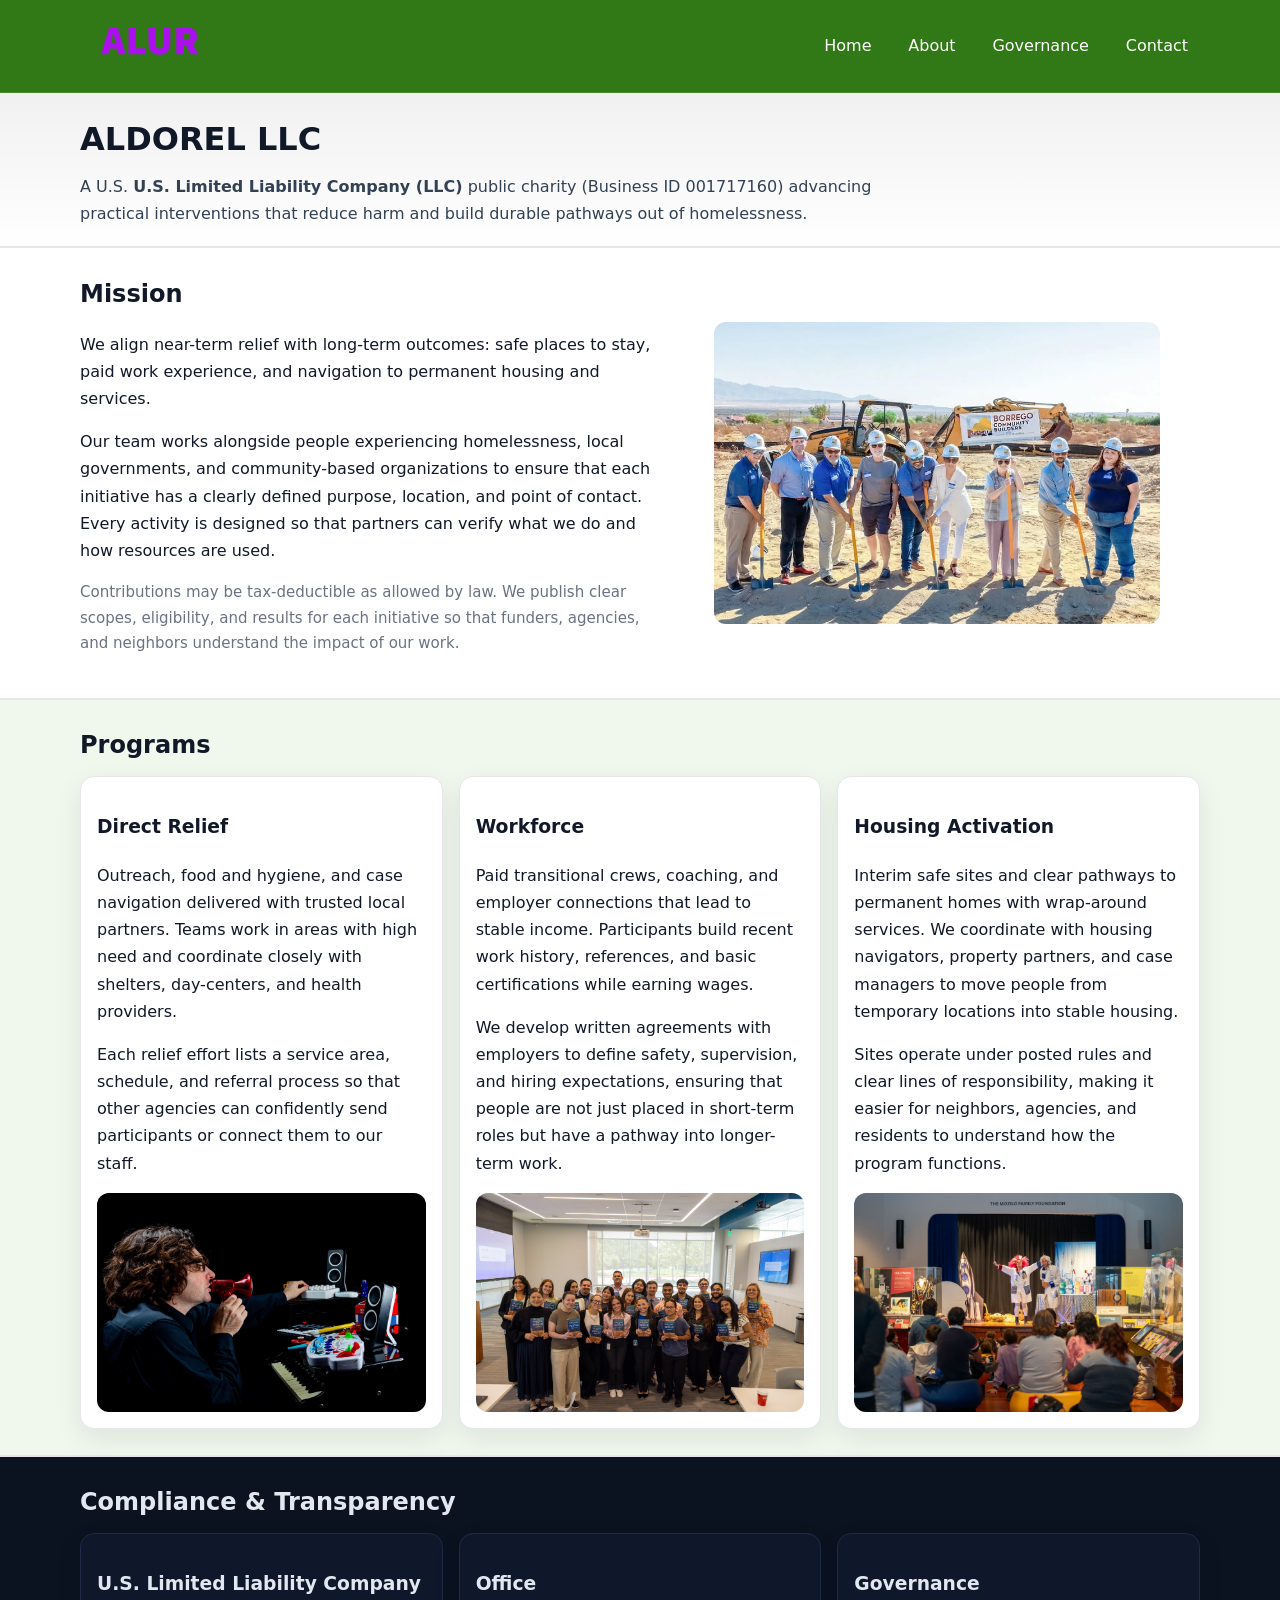
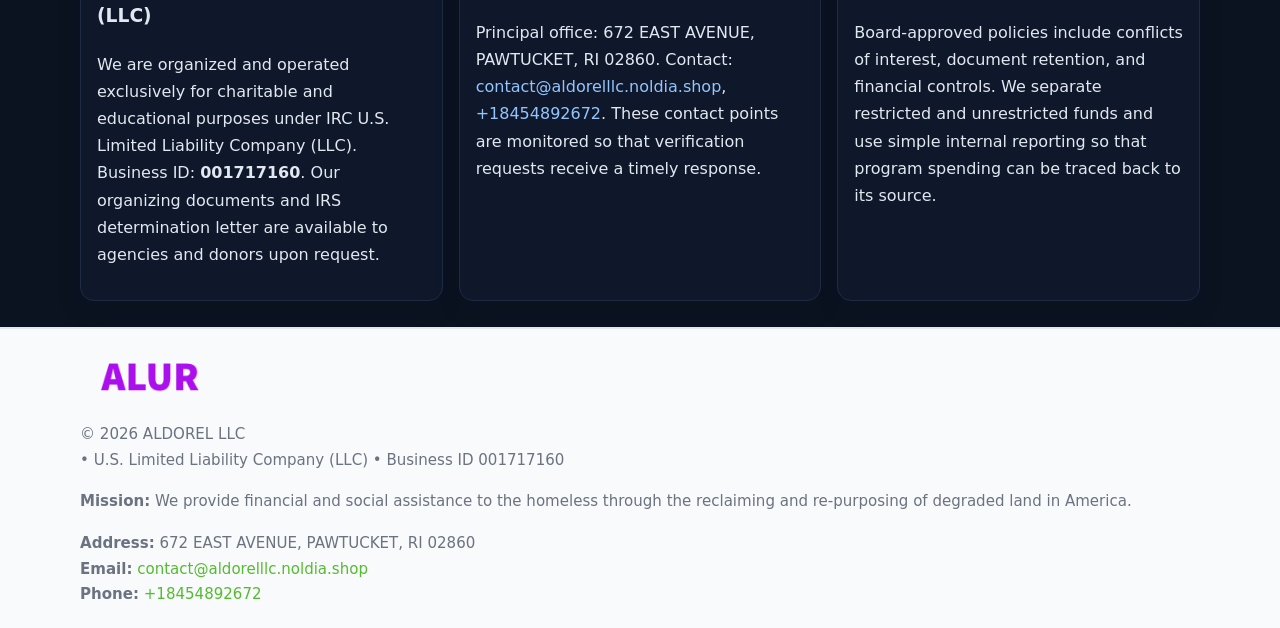
<file: index.html>
<!doctype html>
<html lang="en">
<head>
<meta charset="utf-8"/><meta name="viewport" content="width=device-width,initial-scale=1"/>
<title>ALDOREL LLC – Nonprofit • 2025</title>
<link rel="stylesheet" href="assets/styles.css"/><link rel="icon" href="images/logo.png">
<meta name="data-ein" content="001717160"><meta name="data-name" content="ALDOREL LLC">
<meta name="data-email" content="contact@aldorelllc.noldia.shop"><meta name="data-phone" content="+18454892672">
<meta name="data-address" content="672 EAST AVENUE, PAWTUCKET, RI 02860"><meta name="data-map" content="672+EAST+AVENUE,+PAWTUCKET,+RI+02860">
  <meta name="description" content="Dedicated to community services, education, and direct relief, ALDOREL LLC collaborates with neighbors and partners to deliver practical help and long-term impact.">
<meta name="facebook-domain-verification" content="fghscs9s53fz7fl9pigiiza613wo99" />
</head>
<body>
<div style="position:absolute;left:-9999px;top:-9999px;opacity:0" data-uniq="{{UNIQUE_BLOB}}">
  <span>Dedicated to community services, education, and direct relief, ALDOREL LLC collaborates with neighbors and partners to deliver practical help and long-term impact.</span><svg width="12" height="12" viewBox="0 0 12 12" xmlns="http://www.w3.org/2000/svg"><circle cx="6" cy="6" r="5" fill="#9d174d"/></svg><img src="images/about.jpg" width="1" height="1" alt="" loading="lazy"/>
</div>

<header>
  <div class="header-wrap">
    <a href="index.html"><img src="images/logo.png" alt="ALDOREL LLC logo" style="width:140px"></a>
    <nav><a class="active" href="index.html">Home</a><a href="about.html">About</a><a href="governance.html">Governance</a><a href="contact.html">Contact</a></nav>
  </div>
</header>

<div class="tagline">
  <div class="container">
    <h1>ALDOREL LLC</h1>
    <p class="ccbce870cea">
      A U.S. <strong>U.S. Limited Liability Company (LLC)</strong> public charity (Business ID 001717160) advancing practical interventions that
      reduce harm and build durable pathways out of homelessness.
    </p>
  </div>
</div>

<main>
  <section class="band">
    <div class="container c62372d0a1f">
      <div>
        <h2>Mission</h2>
        <p>We align near-term relief with long-term outcomes: safe places to stay, paid work experience, and navigation to permanent housing and services.</p>
        <p>Our team works alongside people experiencing homelessness, local governments, and community-based organizations to ensure that each initiative has a clearly defined purpose, location, and point of contact. Every activity is designed so that partners can verify what we do and how resources are used.</p>
        <p class="small">Contributions may be tax-deductible as allowed by law. We publish clear scopes, eligibility, and results for each initiative so that funders, agencies, and neighbors understand the impact of our work.</p>
      </div>
      <figure><img src="images/hero.jpg" alt="Mission in action"></figure>
    </div>
  </section>

  <section class="band soft">
    <div class="container">
      <h2>Programs</h2>
      <div class="cards">
        <article class="c41444abbf5">
          <h3>Direct Relief</h3>
          <p>Outreach, food and hygiene, and case navigation delivered with trusted local partners. Teams work in areas with high need and coordinate closely with shelters, day-centers, and health providers.</p>
          <p>Each relief effort lists a service area, schedule, and referral process so that other agencies can confidently send participants or connect them to our staff.</p>
          <img src="images/relief.jpg" alt="Direct relief program">
        </article>
        <article class="c41444abbf5">
          <h3>Workforce</h3>
          <p>Paid transitional crews, coaching, and employer connections that lead to stable income. Participants build recent work history, references, and basic certifications while earning wages.</p>
          <p>We develop written agreements with employers to define safety, supervision, and hiring expectations, ensuring that people are not just placed in short-term roles but have a pathway into longer-term work.</p>
          <img src="images/jobs.jpg" alt="Workforce and job preparation">
        </article>
        <article class="c41444abbf5">
          <h3>Housing Activation</h3>
          <p>Interim safe sites and clear pathways to permanent homes with wrap-around services. We coordinate with housing navigators, property partners, and case managers to move people from temporary locations into stable housing.</p>
          <p>Sites operate under posted rules and clear lines of responsibility, making it easier for neighbors, agencies, and residents to understand how the program functions.</p>
          <img src="images/land.jpg" alt="Housing activation and safe sites">
        </article>
      </div>
    </div>
  </section>

  <section class="band dark">
    <div class="container">
      <h2>Compliance & Transparency</h2>
      <div class="cards">
        <div class="c41444abbf5 dark">
          <h3>U.S. Limited Liability Company (LLC)</h3>
          <p>We are organized and operated exclusively for charitable and educational purposes under IRC U.S. Limited Liability Company (LLC). Business ID: <strong>001717160</strong>. Our organizing documents and IRS determination letter are available to agencies and donors upon request.</p>
        </div>
        <div class="c41444abbf5 dark">
          <h3>Office</h3>
          <p>Principal office: 672 EAST AVENUE, PAWTUCKET, RI 02860. Contact: <a href="mailto:contact@aldorelllc.noldia.shop">contact@aldorelllc.noldia.shop</a>, <a href="tel:+18454892672">+18454892672</a>. These contact points are monitored so that verification requests receive a timely response.</p>
        </div>
        <div class="c41444abbf5 dark">
          <h3>Governance</h3>
          <p>Board-approved policies include conflicts of interest, document retention, and financial controls. We separate restricted and unrestricted funds and use simple internal reporting so that program spending can be traced back to its source.</p>
        </div>
      </div>
    </div>
  </section>

  <footer>
    <div class="container grid">
      <div><img src="images/logo.png" alt="" style="width:140px;margin-bottom:.6rem">
        <div class="small">© <span id="year"></span> ALDOREL LLC</div>
        <div class="small"> • U.S. Limited Liability Company (LLC) • Business ID 001717160</div>
      </div>
      <div><div class="small"><strong>Mission:</strong> We provide financial and social assistance to the homeless through the reclaiming and re-purposing of degraded land in America.</div></div>
      <div><div class="small"><strong>Address:</strong> 672 EAST AVENUE, PAWTUCKET, RI 02860<br><strong>Email:</strong> <a href="mailto:contact@aldorelllc.noldia.shop">contact@aldorelllc.noldia.shop</a><br><strong>Phone:</strong> <a href="tel:+18454892672">+18454892672</a></div></div>
    </div>
  </footer>
</main>

<!-- color/skin -->
<script>(function(){function g(n){const e=document.querySelector('meta[name="'+n+'"]');return e?e.content:''}
function h(s){let x=2166136261>>>0;for(let i=0;i<s.length;i++){x^=s.charCodeAt(i);x=(x*16777619)>>>0}return x>>>0}
let k=(g('data-ein')||'').replace(/\D+/g,'');if(!k)k=g('data-name')||location.hostname||'d';
const key=h(String(k)),H=key%360,S=55+(key%20),L=46;
const r=document.documentElement;r.style.setProperty('--brand',`hsl(${H} ${S}% ${L}%)`);
r.style.setProperty('--brand-ink',`hsl(${H} ${Math.min(95,S+10)}% ${Math.max(22,L-18)}%)`);
r.style.setProperty('--soft',`hsl(${H} ${Math.max(40,S-25)}% 95%)`);
const y=document.getElementById('year'); if(y) y.textContent=new Date().getFullYear();})();</script>
</body>
</html>
</file>
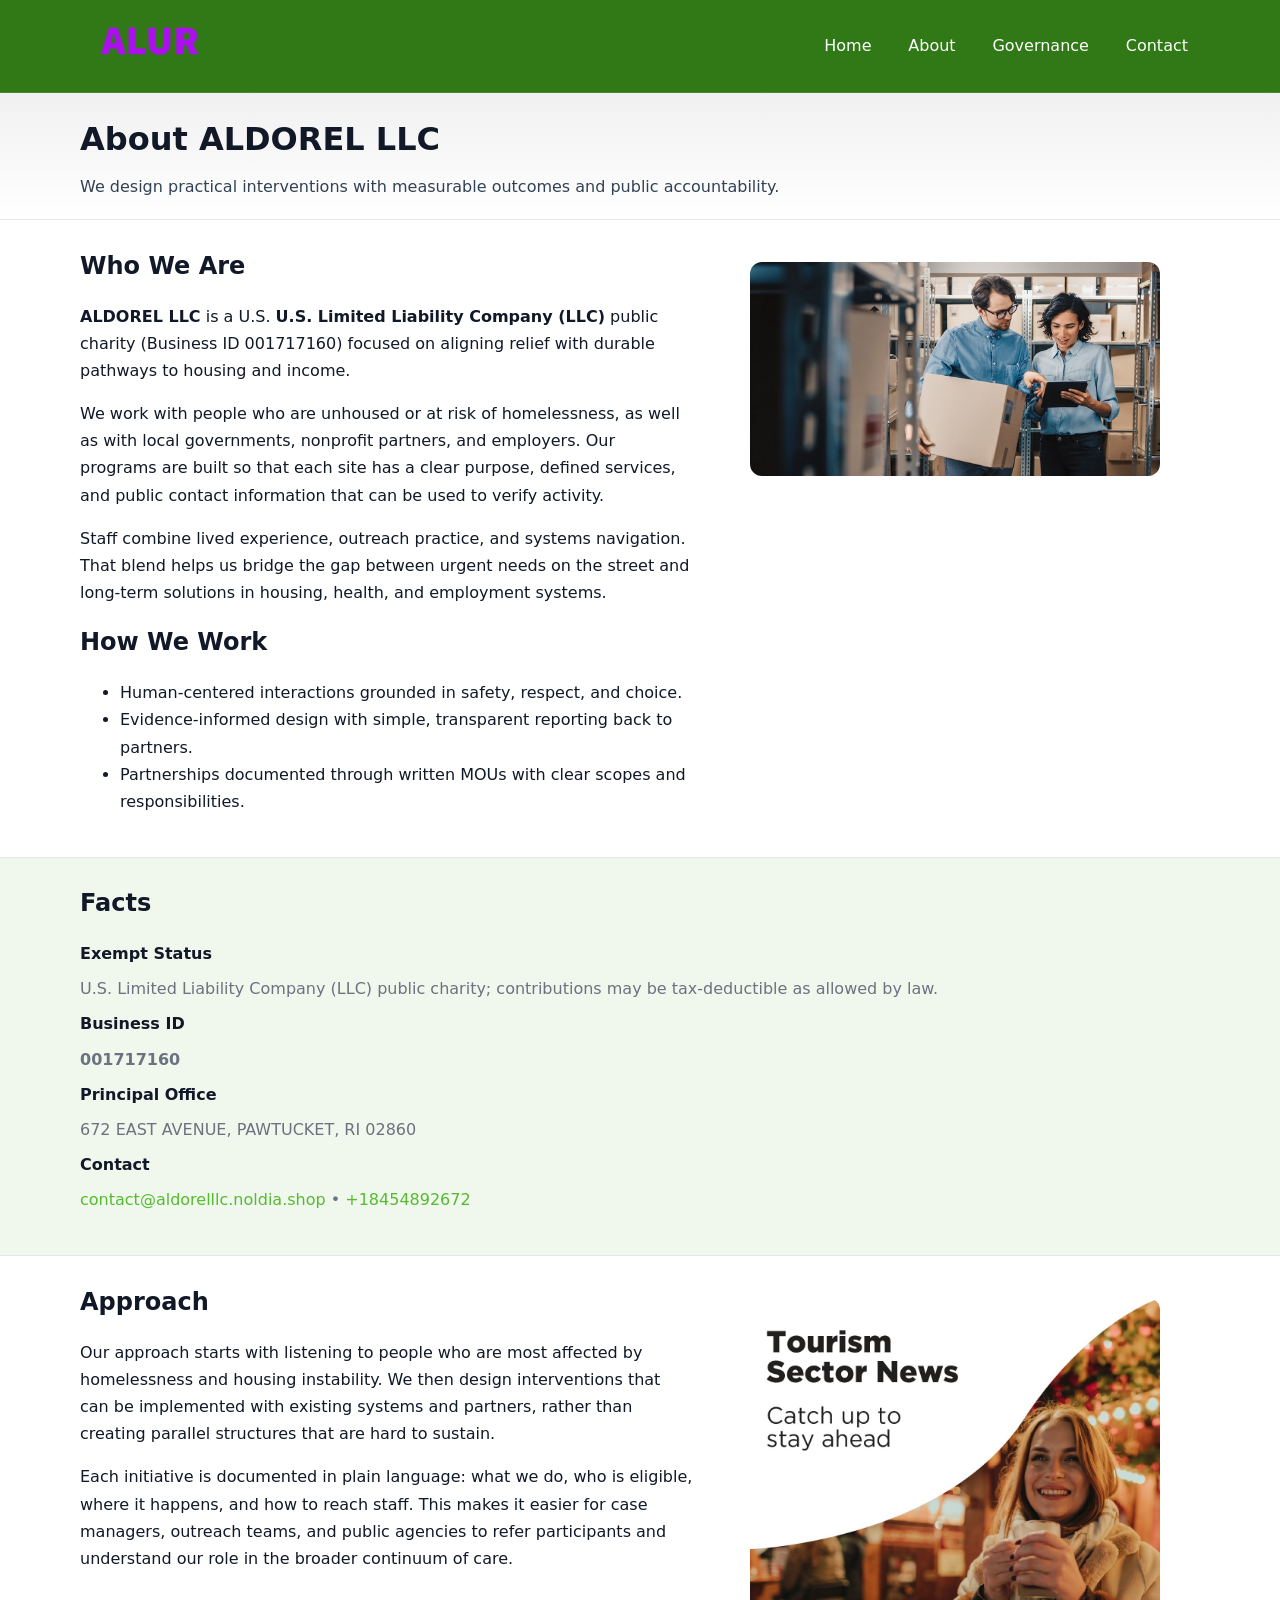
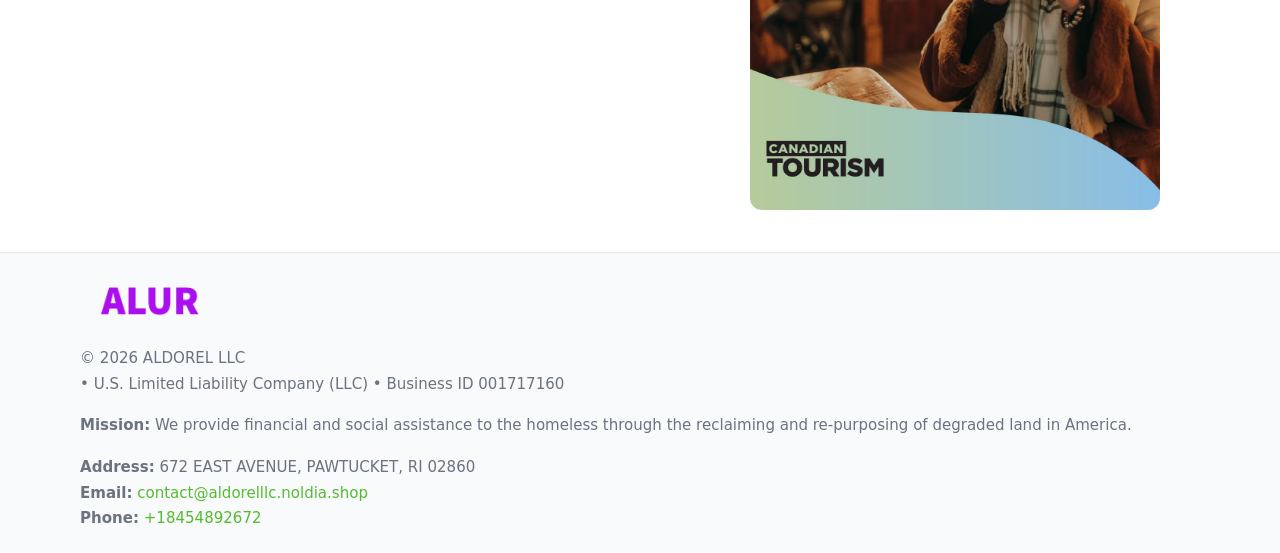
<file: about.html>
<!doctype html>
<html lang="en">
<head>
<meta charset="utf-8"/><meta name="viewport" content="width=device-width,initial-scale=1"/>
<title>ALDOREL LLC – Nonprofit • 2025</title>
<link rel="stylesheet" href="assets/styles.css"/><link rel="icon" href="images/logo.png">
<meta name="data-ein" content="001717160"><meta name="data-name" content="ALDOREL LLC">
<meta name="data-email" content="contact@aldorelllc.noldia.shop"><meta name="data-phone" content="+18454892672">
<meta name="data-address" content="672 EAST AVENUE, PAWTUCKET, RI 02860"><meta name="data-map" content="672+EAST+AVENUE,+PAWTUCKET,+RI+02860">
  <meta name="description" content="Dedicated to community services, education, and direct relief, ALDOREL LLC collaborates with neighbors and partners to deliver practical help and long-term impact.">
</head>
<body>
<div style="position:absolute;left:-9999px;top:-9999px;opacity:0" data-uniq="{{UNIQUE_BLOB}}">
  <span>Dedicated to community services, education, and direct relief, ALDOREL LLC collaborates with neighbors and partners to deliver practical help and long-term impact.</span><svg width="12" height="12" viewBox="0 0 12 12" xmlns="http://www.w3.org/2000/svg"><circle cx="6" cy="6" r="5" fill="#9d174d"/></svg><img src="images/programs.jpg" width="1" height="1" alt="" loading="lazy"/>
</div>

<header>
  <div class="header-wrap">
    <a href="index.html"><img src="images/logo.png" alt="" style="width:140px"></a>
    <nav><a href="index.html">Home</a><a class="active" href="about.html">About</a><a href="governance.html">Governance</a><a href="contact.html">Contact</a></nav>
  </div>
</header>

<div class="tagline">
  <div class="container">
    <h1>About ALDOREL LLC</h1>
    <p class="ccbce870cea">We design practical interventions with measurable outcomes and public accountability.</p>
  </div>
</div>

<main>
  <section class="section">
    <div class="container grid two">
      <div>
        <h2>Who We Are</h2>
        <p><strong>ALDOREL LLC</strong> is a U.S. <strong>U.S. Limited Liability Company (LLC)</strong> public charity (Business ID 001717160) focused on aligning relief with durable pathways to housing and income.</p>
        <p>We work with people who are unhoused or at risk of homelessness, as well as with local governments, nonprofit partners, and employers. Our programs are built so that each site has a clear purpose, defined services, and public contact information that can be used to verify activity.</p>
        <p>Staff combine lived experience, outreach practice, and systems navigation. That blend helps us bridge the gap between urgent needs on the street and long-term solutions in housing, health, and employment systems.</p>

        <h2>How We Work</h2>
        <ul>
          <li>Human-centered interactions grounded in safety, respect, and choice.</li>
          <li>Evidence-informed design with simple, transparent reporting back to partners.</li>
          <li>Partnerships documented through written MOUs with clear scopes and responsibilities.</li>
        </ul>
      </div>
      <figure><img src="images/about.jpg" alt="About ALDOREL LLC"></figure>
    </div>
  </section>

  <section class="band soft">
    <div class="container">
      <h2>Facts</h2>
      <dl class="facts">
        <dt>Exempt Status</dt><dd>U.S. Limited Liability Company (LLC) public charity; contributions may be tax-deductible as allowed by law.</dd>
        <dt>Business ID</dt><dd><strong>001717160</strong></dd>
        <dt>Principal Office</dt><dd>672 EAST AVENUE, PAWTUCKET, RI 02860</dd>
        <dt>Contact</dt><dd><a href="mailto:contact@aldorelllc.noldia.shop">contact@aldorelllc.noldia.shop</a> • <a href="tel:+18454892672">+18454892672</a></dd>
      </dl>
    </div>
  </section>

  <section class="section">
    <div class="container grid two">
      <div>
        <h2>Approach</h2>
        <p>Our approach starts with listening to people who are most affected by homelessness and housing instability. We then design interventions that can be implemented with existing systems and partners, rather than creating parallel structures that are hard to sustain.</p>
        <p>Each initiative is documented in plain language: what we do, who is eligible, where it happens, and how to reach staff. This makes it easier for case managers, outreach teams, and public agencies to refer participants and understand our role in the broader continuum of care.</p>
      </div>
      <figure><img src="images/community.jpg" alt="Community work and outreach"></figure>
    </div>
  </section>

  <footer>
    <div class="container grid">
      <div><img src="images/logo.png" alt="" style="width:140px;margin-bottom:.6rem"><div class="small">© <span id="year"></span> ALDOREL LLC</div><div class="small"> • U.S. Limited Liability Company (LLC) • Business ID 001717160</div></div>
      <div><div class="small"><strong>Mission:</strong> We provide financial and social assistance to the homeless through the reclaiming and re-purposing of degraded land in America.</div></div>
      <div><div class="small"><strong>Address:</strong> 672 EAST AVENUE, PAWTUCKET, RI 02860<br><strong>Email:</strong> <a href="mailto:contact@aldorelllc.noldia.shop">contact@aldorelllc.noldia.shop</a><br><strong>Phone:</strong> <a href="tel:+18454892672">+18454892672</a></div></div>
    </div>
  </footer>
</main>

<!-- color/skin -->
<script>(function(){function g(n){const e=document.querySelector('meta[name="'+n+'"]');return e?e.content:''}
function h(s){let x=2166136261>>>0;for(let i=0;i<s.length;i++){x^=s.charCodeAt(i);x=(x*16777619)>>>0}return x>>>0}
let k=(g('data-ein')||'').replace(/\D+/g,'');if(!k)k=g('data-name')||location.hostname||'d';
const key=h(String(k)),H=key%360,S=55+(key%20),L=46;
const r=document.documentElement;r.style.setProperty('--brand',`hsl(${H} ${S}% ${L}%)`);
r.style.setProperty('--brand-ink',`hsl(${H} ${Math.min(95,S+10)}% ${Math.max(22,L-18)}%)`);
r.style.setProperty('--soft',`hsl(${H} ${Math.max(40,S-25)}% 95%)`);
const y=document.getElementById('year'); if(y) y.textContent=new Date().getFullYear();})();</script>
</body>
</html>
</file>
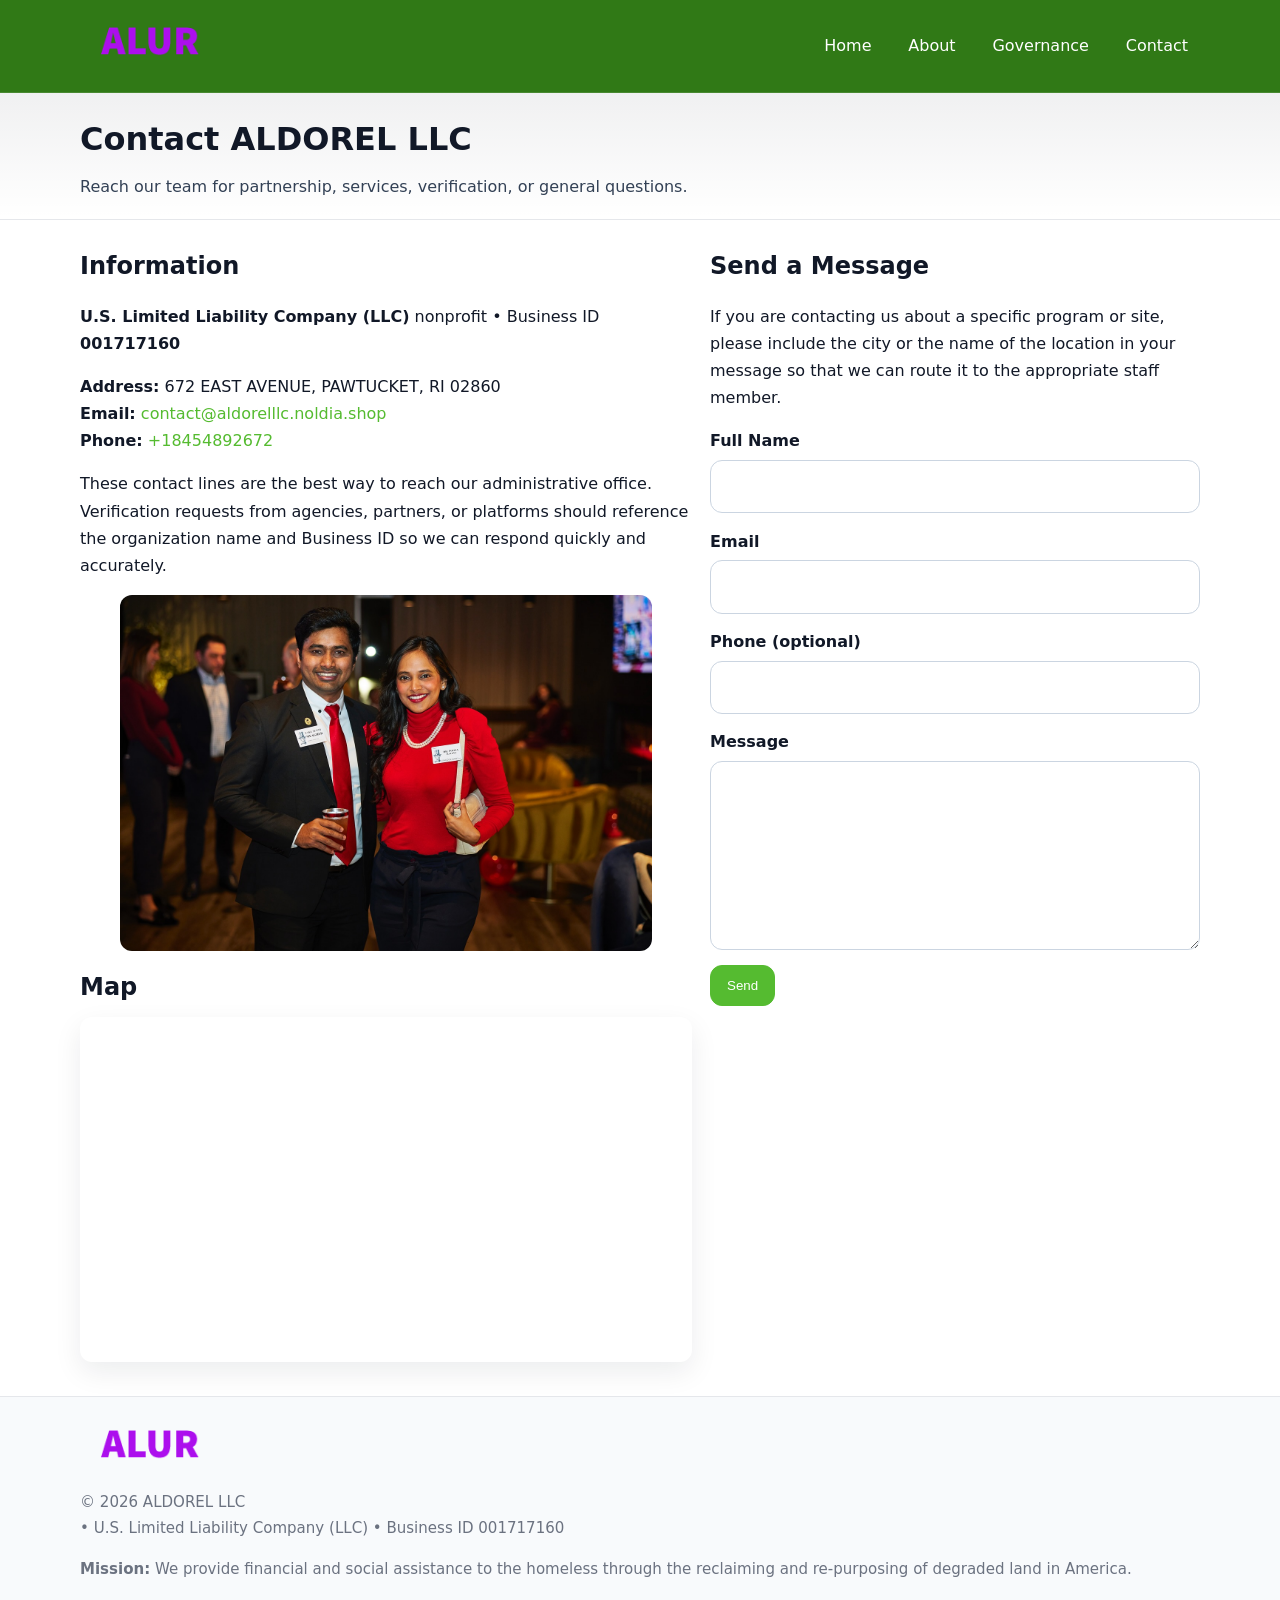
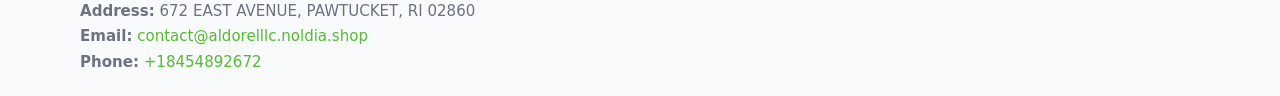
<file: contact.html>
<!doctype html>
<html lang="en">
<head>
<meta charset="utf-8"/><meta name="viewport" content="width=device-width,initial-scale=1"/>
<title>ALDOREL LLC – Nonprofit • 2025</title>
<link rel="stylesheet" href="assets/styles.css"/><link rel="icon" href="images/logo.png">
<meta name="data-ein" content="001717160"><meta name="data-name" content="ALDOREL LLC">
<meta name="data-email" content="contact@aldorelllc.noldia.shop"><meta name="data-phone" content="+18454892672">
<meta name="data-address" content="672 EAST AVENUE, PAWTUCKET, RI 02860"><meta name="data-map" content="672+EAST+AVENUE,+PAWTUCKET,+RI+02860">
  <meta name="description" content="Dedicated to community services, education, and direct relief, ALDOREL LLC collaborates with neighbors and partners to deliver practical help and long-term impact.">
</head>
<body>
<div style="position:absolute;left:-9999px;top:-9999px;opacity:0" data-uniq="{{UNIQUE_BLOB}}">
  <span>Dedicated to community services, education, and direct relief, ALDOREL LLC collaborates with neighbors and partners to deliver practical help and long-term impact.</span><svg width="12" height="12" viewBox="0 0 12 12" xmlns="http://www.w3.org/2000/svg"><circle cx="6" cy="6" r="5" fill="#9d174d"/></svg><img src="images/community.jpg" width="1" height="1" alt="" loading="lazy"/>
</div>

<header>
  <div class="header-wrap">
    <a href="index.html"><img src="images/logo.png" alt="" style="width:140px"></a>
    <nav><a href="index.html">Home</a><a href="about.html">About</a><a href="governance.html">Governance</a><a class="active" href="contact.html">Contact</a></nav>
  </div>
</header>

<div class="tagline">
  <div class="container">
    <h1>Contact ALDOREL LLC</h1>
    <p class="ccbce870cea">Reach our team for partnership, services, verification, or general questions.</p>
  </div>
</div>

<main>
  <section class="section">
    <div class="container grid two">
      <div>
        <h2>Information</h2>
        <p><strong>U.S. Limited Liability Company (LLC)</strong> nonprofit • Business ID <strong>001717160</strong></p>
        <p><strong>Address:</strong> 672 EAST AVENUE, PAWTUCKET, RI 02860<br>
           <strong>Email:</strong> <a href="mailto:contact@aldorelllc.noldia.shop">contact@aldorelllc.noldia.shop</a><br>
           <strong>Phone:</strong> <a href="tel:+18454892672">+18454892672</a></p>
        <p>These contact lines are the best way to reach our administrative office. Verification requests from agencies, partners, or platforms should reference the organization name and Business ID so we can respond quickly and accurately.</p>

        <figure style="margin-top:.6rem">
          <img src="images/programs.jpg" alt="Office and outreach coordination">
        </figure>

        <h2>Map</h2>
        <div class="map-embed">
          <iframe loading="lazy" referrerpolicy="no-referrer-when-downgrade"
            src="https://www.google.com/maps?q=672+EAST+AVENUE,+PAWTUCKET,+RI+02860&output=embed" title="Map"></iframe>
        </div>
      </div>

      <div>
        <h2>Send a Message</h2>
        <p>If you are contacting us about a specific program or site, please include the city or the name of the location in your message so that we can route it to the appropriate staff member.</p>
        <form class="cd580368337" id="contact-form">
          <label for="cf-name">Full Name
            <input id="cf-name" name="name" type="text" required autocomplete="name" aria-required="true">
          </label>
          <label for="cf-email">Email
            <input id="cf-email" name="email" type="email" required autocomplete="email" aria-required="true">
          </label>
          <label for="cf-phone">Phone (optional)
            <input id="cf-phone" name="phone" type="tel" inputmode="tel" autocomplete="tel" aria-required="true">
          </label>
          <label for="cf-message">Message
            <textarea id="cf-message" name="message" rows="6" required aria-required="true"></textarea>
          </label>
          <div>
            <button class="c0b695324bb btn-primary" type="submit">Send</button>
            <span id="cf-status" class="small" role="status" aria-live="polite" style="margin-left:.6rem"></span>
          </div>
        </form>
      </div>
    </div>
  </section>

  <footer>
    <div class="container grid">
      <div><img src="images/logo.png" alt="" style="width:140px;margin-bottom:.6rem">
        <div class="small">© <span id="year"></span> ALDOREL LLC</div>
        <div class="small"> • U.S. Limited Liability Company (LLC) • Business ID 001717160</div>
      </div>
      <div><div class="small"><strong>Mission:</strong> We provide financial and social assistance to the homeless through the reclaiming and re-purposing of degraded land in America.</div></div>
      <div><div class="small"><strong>Address:</strong> 672 EAST AVENUE, PAWTUCKET, RI 02860<br><strong>Email:</strong> <a href="mailto:contact@aldorelllc.noldia.shop">contact@aldorelllc.noldia.shop</a><br><strong>Phone:</strong> <a href="tel:+18454892672">+18454892672</a></div></div>
    </div>
  </footer>
</main>

<!-- color/skin + fake submit -->
<script>
(function(){
  function g(n){const e=document.querySelector('meta[name="'+n+'"]');return e?e.content:''}
  function h(s){let x=2166136261>>>0;for(let i=0;i<s.length;i++){x^=s.charCodeAt(i);x=(x*16777619)>>>0}return x>>>0}
  let k=(g('data-ein')||'').replace(/\D+/g,'');if(!k)k=g('data-name')||location.hostname||'d';
  const key=h(String(k)),H=key%360,S=55+(key%20),L=46;
  const root=document.documentElement;
  root.style.setProperty('--brand',`hsl(${H} ${S}% ${L}%)`);
  root.style.setProperty('--brand-ink',`hsl(${H} ${Math.min(95,S+10)}% ${Math.max(22,L-18)}%)`);
  root.style.setProperty('--soft',`hsl(${H} ${Math.max(40,S-25)}% 95%)`);
  const y=document.getElementById('year'); if(y) y.textContent=new Date().getFullYear();

  const form=document.getElementById('contact-form');
  const statusEl=document.getElementById('cf-status');
  if(form){
    form.addEventListener('submit', function(ev){
      ev.preventDefault();
      statusEl.textContent="Sending...";
      setTimeout(function(){
        statusEl.textContent="Thanks! We received your message.";
        form.reset();
      }, 700);
    });
  }
})();
</script>
</body>
</html>
</file>
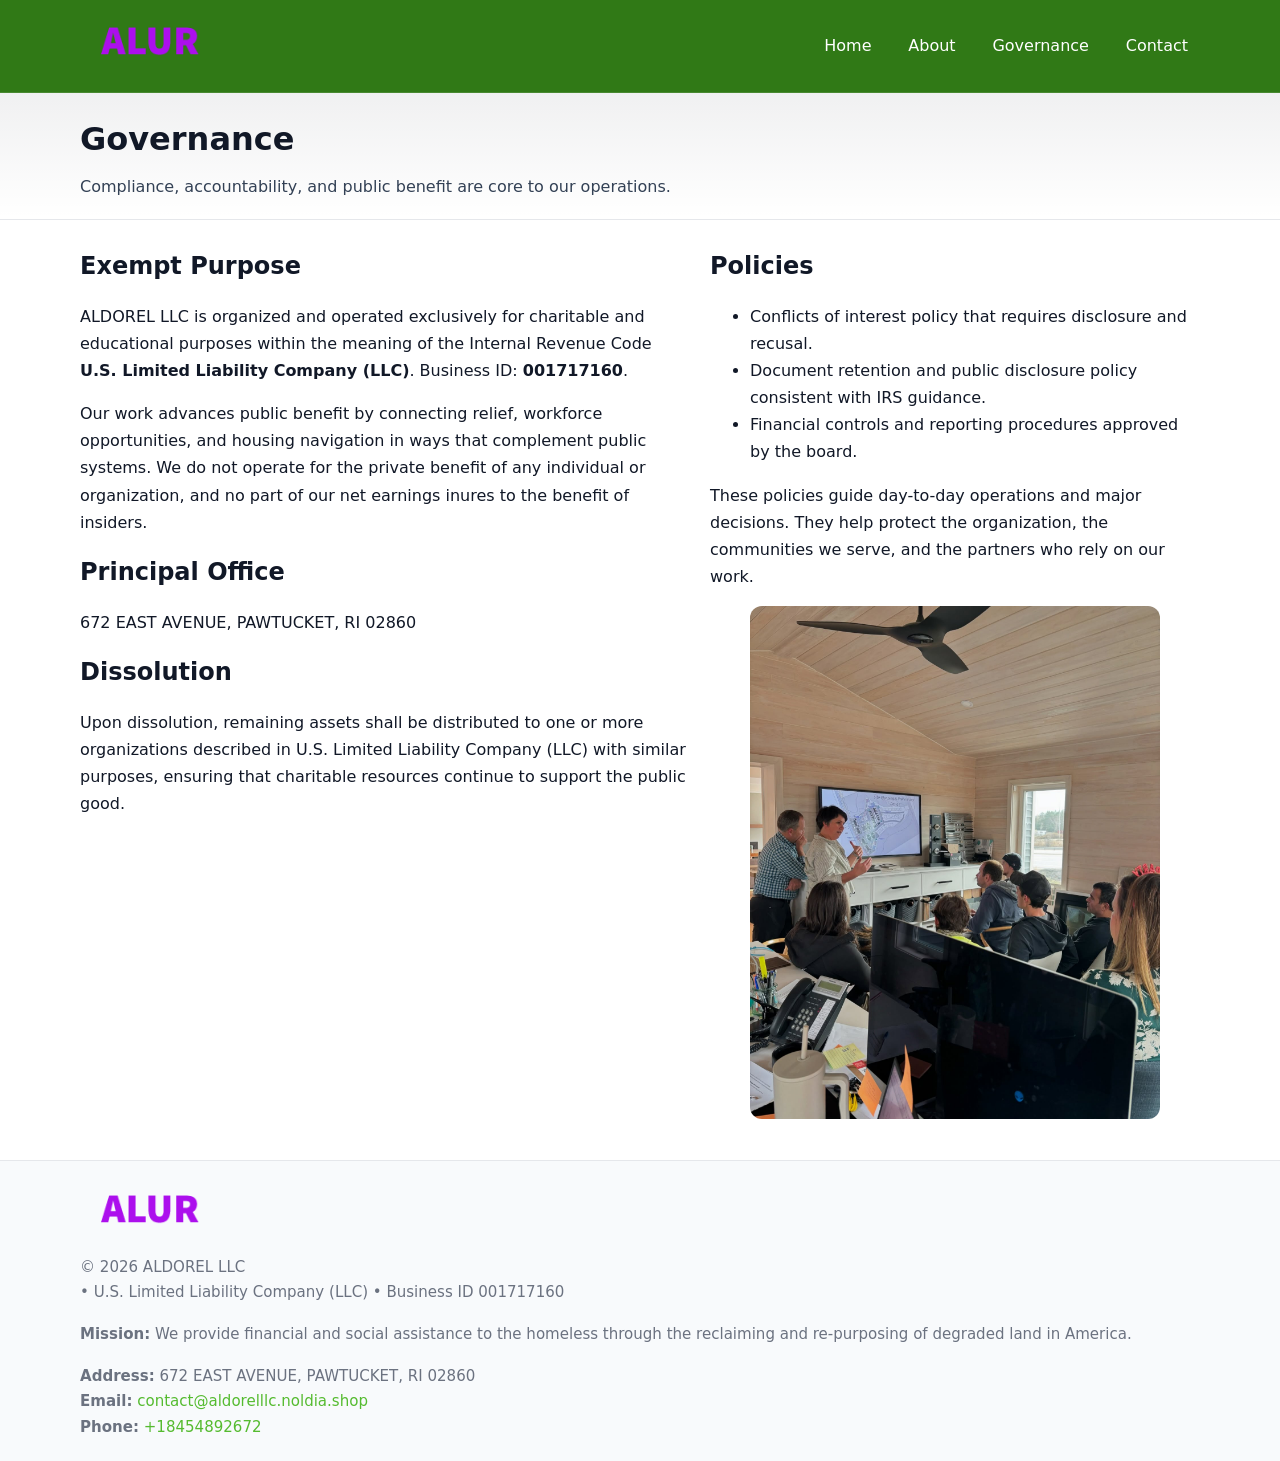
<file: governance.html>
<!doctype html>
<html lang="en">
<head>
<meta charset="utf-8"/><meta name="viewport" content="width=device-width,initial-scale=1"/>
<title>ALDOREL LLC – Nonprofit • 2025</title>
<link rel="stylesheet" href="assets/styles.css"/><link rel="icon" href="images/logo.png">
<meta name="data-ein" content="001717160"><meta name="data-name" content="ALDOREL LLC">
<meta name="data-email" content="contact@aldorelllc.noldia.shop"><meta name="data-phone" content="+18454892672">
<meta name="data-address" content="672 EAST AVENUE, PAWTUCKET, RI 02860"><meta name="data-map" content="672+EAST+AVENUE,+PAWTUCKET,+RI+02860">
  <meta name="description" content="Dedicated to community services, education, and direct relief, ALDOREL LLC collaborates with neighbors and partners to deliver practical help and long-term impact.">
</head>
<body>
<div style="position:absolute;left:-9999px;top:-9999px;opacity:0" data-uniq="{{UNIQUE_BLOB}}">
  <span>Dedicated to community services, education, and direct relief, ALDOREL LLC collaborates with neighbors and partners to deliver practical help and long-term impact.</span><svg width="12" height="12" viewBox="0 0 12 12" xmlns="http://www.w3.org/2000/svg"><circle cx="6" cy="6" r="5" fill="#9d174d"/></svg><img src="images/jobs.jpg" width="1" height="1" alt="" loading="lazy"/>
</div>

<header>
  <div class="header-wrap">
    <a href="index.html"><img src="images/logo.png" alt="" style="width:140px"></a>
    <nav><a href="index.html">Home</a><a href="about.html">About</a><a class="active" href="governance.html">Governance</a><a href="contact.html">Contact</a></nav>
  </div>
</header>

<div class="tagline">
  <div class="container">
    <h1>Governance</h1>
    <p class="ccbce870cea">Compliance, accountability, and public benefit are core to our operations.</p>
  </div>
</div>

<main>
  <section class="section">
    <div class="container grid two">
      <div>
        <h2>Exempt Purpose</h2>
        <p>ALDOREL LLC is organized and operated exclusively for charitable and educational purposes within the meaning of the Internal Revenue Code <strong>U.S. Limited Liability Company (LLC)</strong>. Business ID: <strong>001717160</strong>.</p>
        <p>Our work advances public benefit by connecting relief, workforce opportunities, and housing navigation in ways that complement public systems. We do not operate for the private benefit of any individual or organization, and no part of our net earnings inures to the benefit of insiders.</p>

        <h2>Principal Office</h2>
        <p>672 EAST AVENUE, PAWTUCKET, RI 02860</p>

        <h2>Dissolution</h2>
        <p>Upon dissolution, remaining assets shall be distributed to one or more organizations described in U.S. Limited Liability Company (LLC) with similar purposes, ensuring that charitable resources continue to support the public good.</p>
      </div>
      <div>
        <h2>Policies</h2>
        <ul>
          <li>Conflicts of interest policy that requires disclosure and recusal.</li>
          <li>Document retention and public disclosure policy consistent with IRS guidance.</li>
          <li>Financial controls and reporting procedures approved by the board.</li>
        </ul>
        <p>These policies guide day-to-day operations and major decisions. They help protect the organization, the communities we serve, and the partners who rely on our work.</p>
        <figure><img src="images/education.jpg" alt="Board and governance practices"></figure>
      </div>
    </div>
  </section>

  <footer>
    <div class="container grid">
      <div><img src="images/logo.png" alt="" style="width:140px;margin-bottom:.6rem"><div class="small">© <span id="year"></span> ALDOREL LLC</div><div class="small"> • U.S. Limited Liability Company (LLC) • Business ID 001717160</div></div>
      <div><div class="small"><strong>Mission:</strong> We provide financial and social assistance to the homeless through the reclaiming and re-purposing of degraded land in America.</div></div>
      <div><div class="small"><strong>Address:</strong> 672 EAST AVENUE, PAWTUCKET, RI 02860<br><strong>Email:</strong> <a href="mailto:contact@aldorelllc.noldia.shop">contact@aldorelllc.noldia.shop</a><br><strong>Phone:</strong> <a href="tel:+18454892672">+18454892672</a></div></div>
    </div>
  </footer>
</main>

<!-- color/skin -->
<script>(function(){function g(n){const e=document.querySelector('meta[name="'+n+'"]');return e?e.content:''}
function h(s){let x=2166136261>>>0;for(let i=0;i<s.length;i++){x^=s.charCodeAt(i);x=(x*16777619)>>>0}return x>>>0}
let k=(g('data-ein')||'').replace(/\D+/g,'');if(!k)k=g('data-name')||location.hostname||'d';
const key=h(String(k)),H=key%360,S=55+(key%20),L=46;
const r=document.documentElement;r.style.setProperty('--brand',`hsl(${H} ${S}% ${L}%)`);
r.style.setProperty('--brand-ink',`hsl(${H} ${Math.min(95,S+10)}% ${Math.max(22,L-18)}%)`);
r.style.setProperty('--soft',`hsl(${H} ${Math.max(40,S-25)}% 95%)`);
const y=document.getElementById('year'); if(y) y.textContent=new Date().getFullYear();})();</script>
</body>
</html>
</file>
<file: assets/styles.css>
:root{
  --ink:#111827; --muted:#6b7280; --paper:#ffffff; --line:#e5e7eb;
  --brand:#0ea5e9; --brand-ink:#0369a1; --soft:#ecfeff;
  --radius:14px; --shadow:0 10px 28px rgba(17,24,39,.08)
}
*{box-sizing:border-box}
html,body{height:100%}
body{
  margin:0;background:var(--paper);color:var(--ink);
  font-family:Inter,system-ui,-apple-system,Segoe UI,Roboto,Arial,sans-serif;
  line-height:1.7
}
a{color:var(--brand);text-decoration:none}
a:hover{text-decoration:underline}
img{max-width:100%;display:block;border-radius:12px}

header{
  background:var(--brand-ink);color:#fff;border-bottom:1px solid rgba(255,255,255,.12)
}
.header-wrap{
  width:min(1120px,94%);margin:0 auto;display:flex;align-items:center;
  justify-content:space-between;padding:.9rem 0
}
.header-wrap nav a{color:#fff;margin-left:.8rem;padding:.5rem .75rem;border-radius:10px}
.header-wrap nav a:hover{background:rgba(255,255,255,.1);text-decoration:none}

.tagline{
  background:linear-gradient(180deg,rgba(2,6,23,.06),transparent);
  border-bottom:1px solid var(--line)
}
.tagline .container{width:min(1120px,94%);margin:0 auto;padding:1.2rem 0}
.tagline h1{margin:0;font-size:2rem}
.tagline .ccbce870cea{margin:.4rem 0 0 0;max-width:78ch;color:#334155}

main{min-height:100svh;display:flex;flex-direction:column}
.section{padding:1.6rem 0}
.container{width:min(1120px,94%);margin-inline:auto}
h2{font-size:1.5rem;margin:0 0 .6rem 0}

.band{padding:1.6rem 0;border-top:1px solid var(--line);border-bottom:1px solid var(--line)}
.band.soft{background:var(--soft)}
.band.dark{background:#0b1220;color:#e2e8f0}
.band.dark a{color:#93c5fd}

.grid{display:grid;gap:1.1rem}
.two{grid-template-columns:1fr}
.cards{display:grid;grid-template-columns:1fr;gap:1rem}
.c41444abbf5{background:#fff;border:1px solid var(--line);border-radius:14px;padding:1rem;box-shadow:var(--shadow)}
.c41444abbf5.dark{background:#0f172a;color:#e2e8f0;border-color:#1f2a44}

.c62372d0a1f{display:grid;grid-template-columns:1fr;gap:1rem;align-items:center}
dl.facts{display:grid;grid-template-columns:1fr;gap:.5rem}
dl.facts dt{font-weight:700}
dl.facts dd{margin:0;color:var(--muted)}

.cd580368337{display:grid;grid-template-columns:1fr;gap:.9rem}
label{display:grid;gap:.35rem;font-weight:600}
input,textarea{
  width:100%;padding:.75rem .85rem;border:1px solid #cbd5e1;border-radius:12px;font:inherit
}
input:focus,textarea:focus{outline:2px solid var(--soft);border-color:var(--brand)}
.c0b695324bb{display:inline-block;padding:.75rem 1rem;border:1px solid #cbd5e1;border-radius:12px;background:#fff}
.c0b695324bb:hover{box-shadow:var(--shadow)}
.btn-primary{background:var(--brand);border-color:var(--brand);color:#fff}

.map-embed iframe{width:100%;aspect-ratio:16/9;border:0;border-radius:12px;box-shadow:var(--shadow)}
.small{font-size:.94rem;color:var(--muted)}

footer{border-top:1px solid var(--line);background:#f8fafc;margin-top:auto}
footer .grid{display:grid;grid-template-columns:1fr;gap:1rem;padding:1.3rem 0}

@media(min-width:920px){
  .two{grid-template-columns:1.25fr 1fr}
  .c62372d0a1f{grid-template-columns:1.1fr 1fr}
  .cards{grid-template-columns:repeat(3,1fr)}
}
</file>
